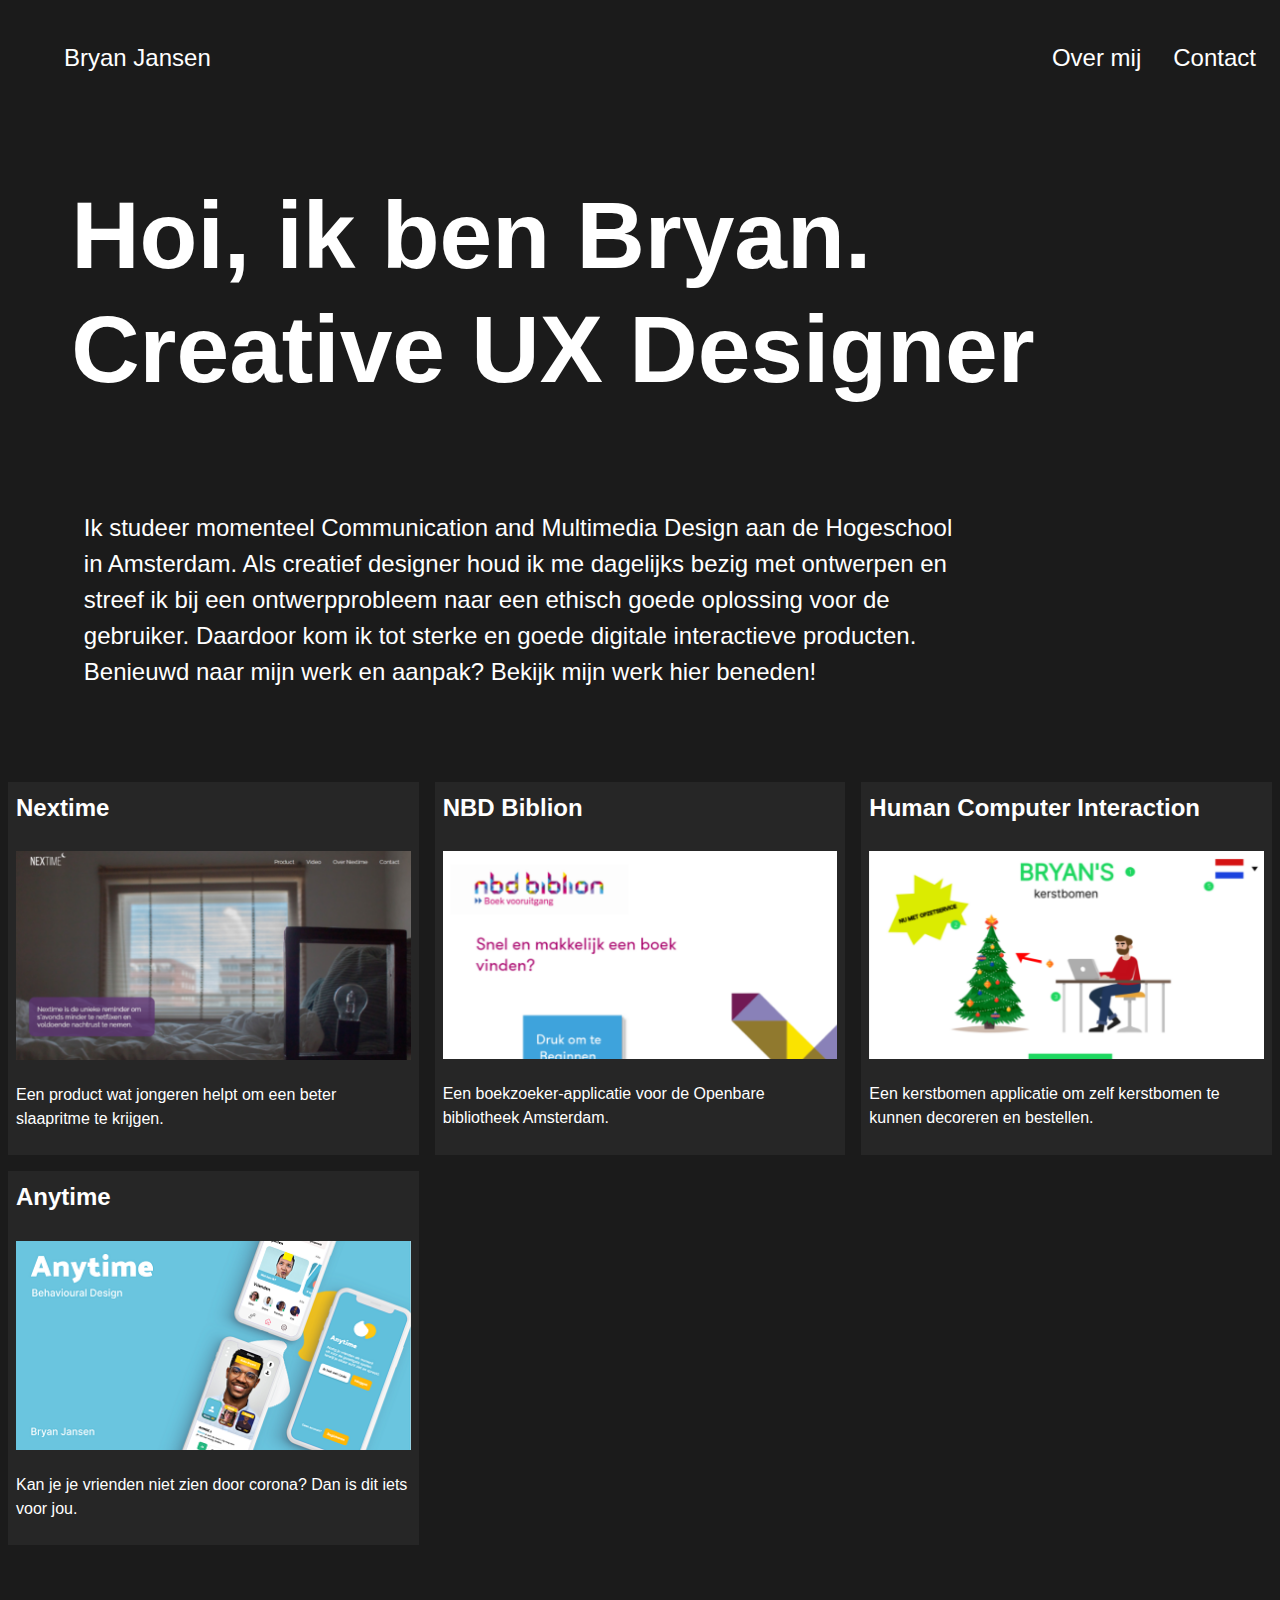
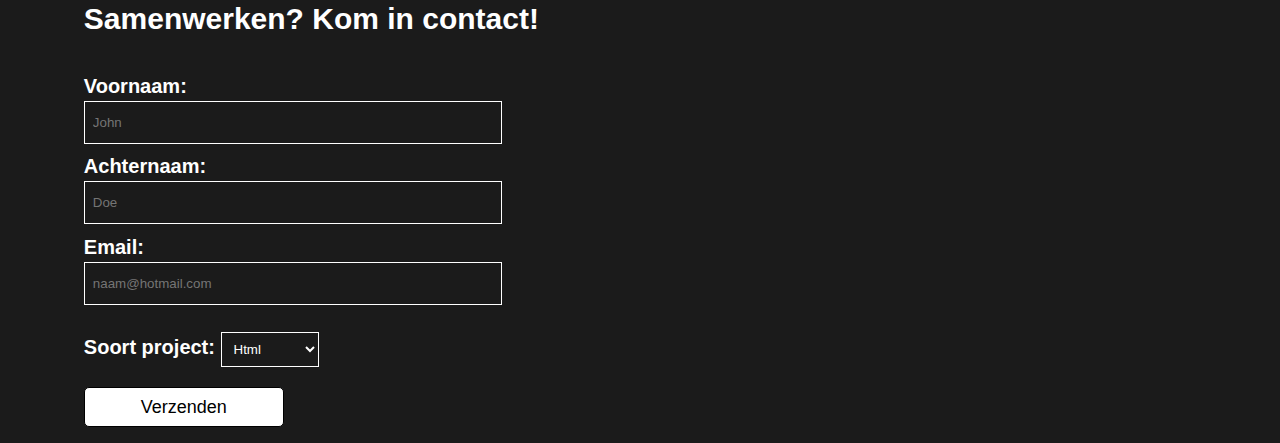
<file: index.html>
<!DOCTYPE html>
<html lang="en">

<head>
    <meta charset="UTF-8">
    <title>Portfolio Bryan Jansen</title>
    <link rel="stylesheet" type="text/css" href="css/styles.css">
    <meta name="viewport" content="width=device-width, initial-scale=1.0">
</head>


<body>
    <header>
        <nav>
            <ul>
                <li><a href="#">Bryan Jansen</a></li>
                <li><a href="#about">Over mij</a></li>
                <li><a href="#footer">Contact</a></li>
            </ul>
        </nav>
    </header>
    <!-- Een navigatie met daarna een main met de belangrijkste informatie over mij -->
    <main>
        <h1>Hoi, ik ben Bryan. Creative UX Designer</h1>
        <p id="about">Ik studeer momenteel Communication and Multimedia Design aan de Hogeschool in Amsterdam. Als creatief designer houd ik me dagelijks bezig met ontwerpen en streef ik bij een ontwerpprobleem naar een ethisch goede oplossing voor de gebruiker. Daardoor kom ik tot sterke en goede digitale interactieve producten. Benieuwd naar mijn werk en aanpak? Bekijk mijn werk hier beneden! </p>

        <article>
            <h2>Nextime</h2>
            <a href="nextime.html">
                <img src="img/nextimetest3.png" alt="Een foto van de website">
            </a>
            <p>Een product wat jongeren helpt om een beter slaapritme te krijgen.</p>
        </article>
        <article>
            <h2>NBD Biblion</h2>
            <a href="vid.html">
                <img src="img/vidtest.png" alt="Een foto van een project">
            </a>
            <p>Een boekzoeker-applicatie voor de Openbare bibliotheek Amsterdam.</p>
        </article>
        <article>
            <h2>Human Computer Interaction</h2>
            <a href="hci.html">
                <img src="img/hcitest.png" alt="Een foto van een project">
            </a>
            <p>Een kerstbomen applicatie om zelf kerstbomen te kunnen decoreren en bestellen.</p>
        </article>
         <article>
            <h2>Anytime</h2>
            <a href="anytime.html">
                <img src="img/project4.png" alt="Een foto van Anytime met mockups">
            </a>
            <p>Kan je je vrienden niet zien door corona? Dan is dit iets voor jou.</p>
        </article>
    </main>
    <footer id="footer">
       <!-- Een footer met contact invoervelden om contact te zoeken -->
        <p>Samenwerken? Kom in contact!</p>
        <form>
            <label>
                <span>Voornaam:</span>
                <input type="text" name="voornaam" placeholder="John">
            </label>
            <label>
                <span>
                    Achternaam:
                </span>
                <input type="text" name="achternaam" placeholder="Doe">
            </label>
            <label>
                <span> Email:</span>
                <input type="email" name="mailadres" placeholder="naam@hotmail.com">
            </label>
            <label>
                <span>Soort project:</span>
                <select>
                    <option>Html</option>
                    <option>Css</option>
                    <option>Javascript</option>
                </select>
            </label>
            <label>
                <input type="button" id="button" value="Verzenden">
            </label>
        </form>
    </footer>

</body>

</html>
</file>
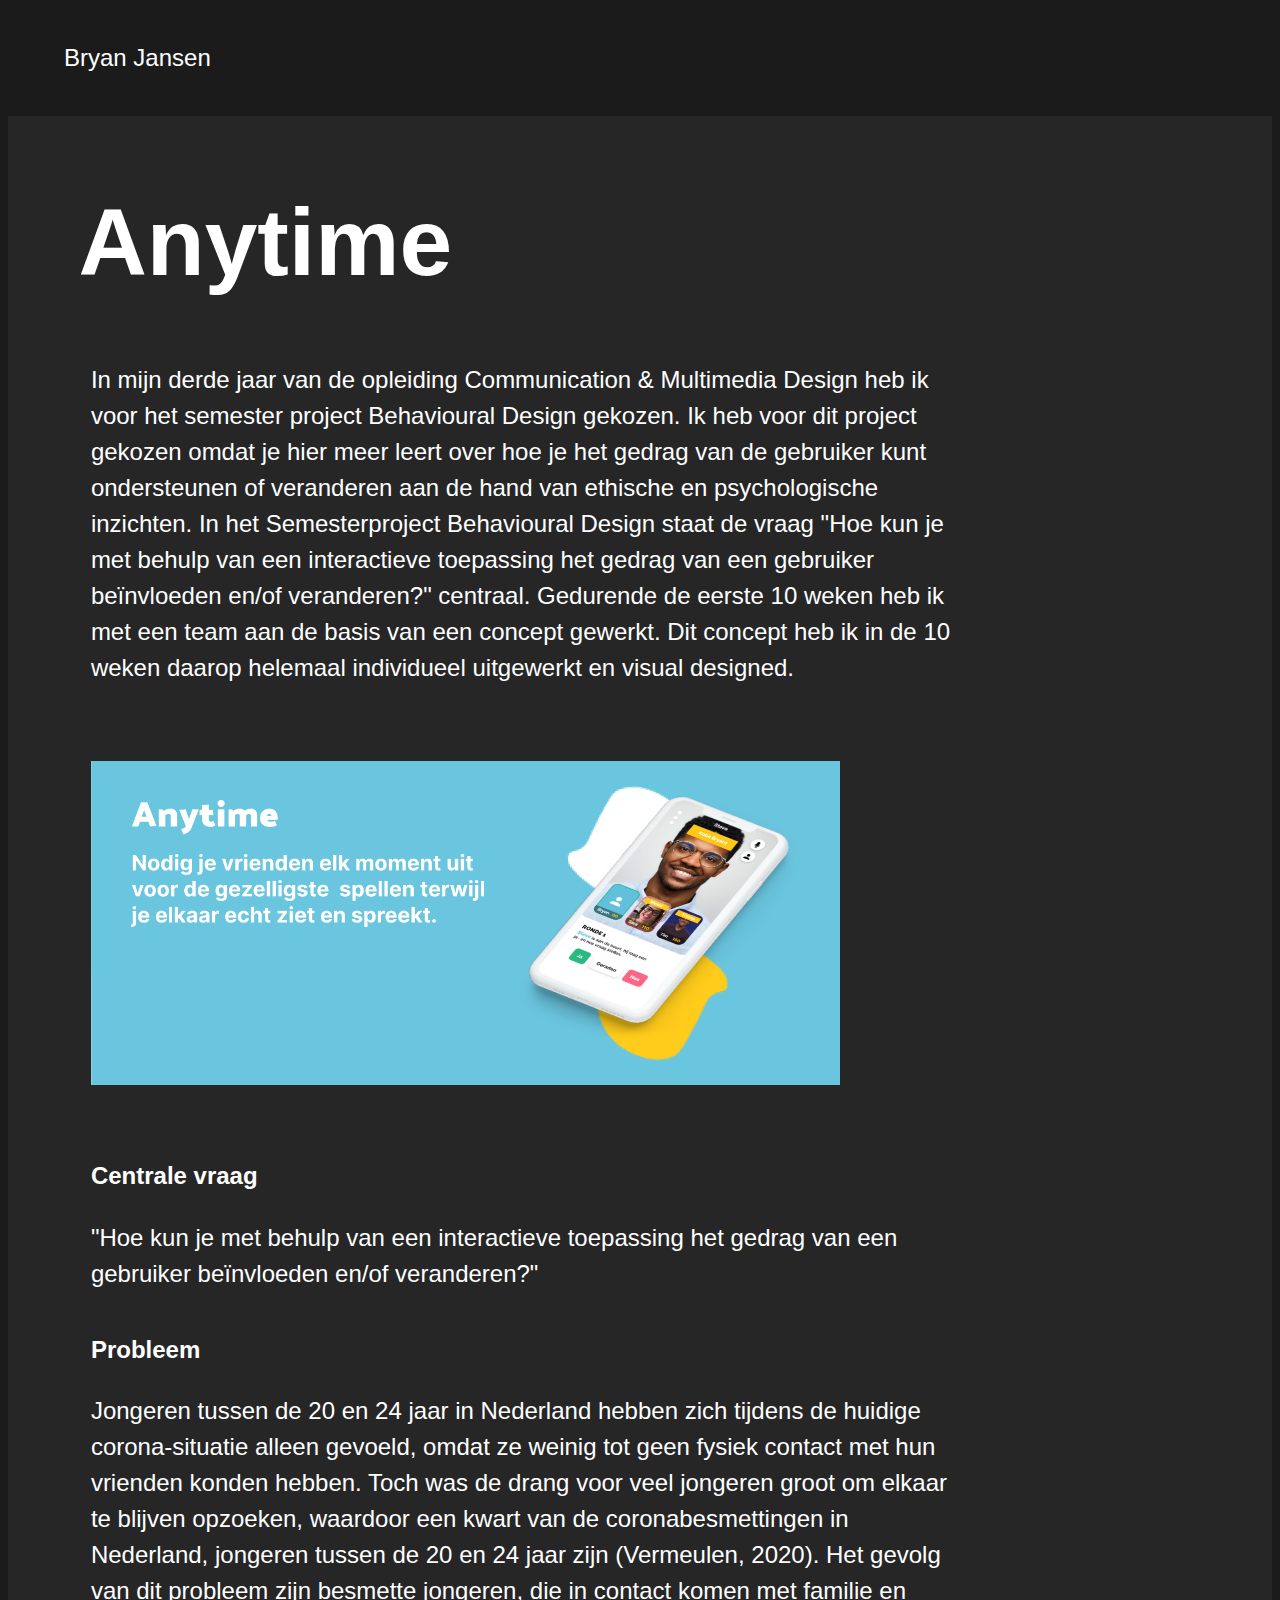
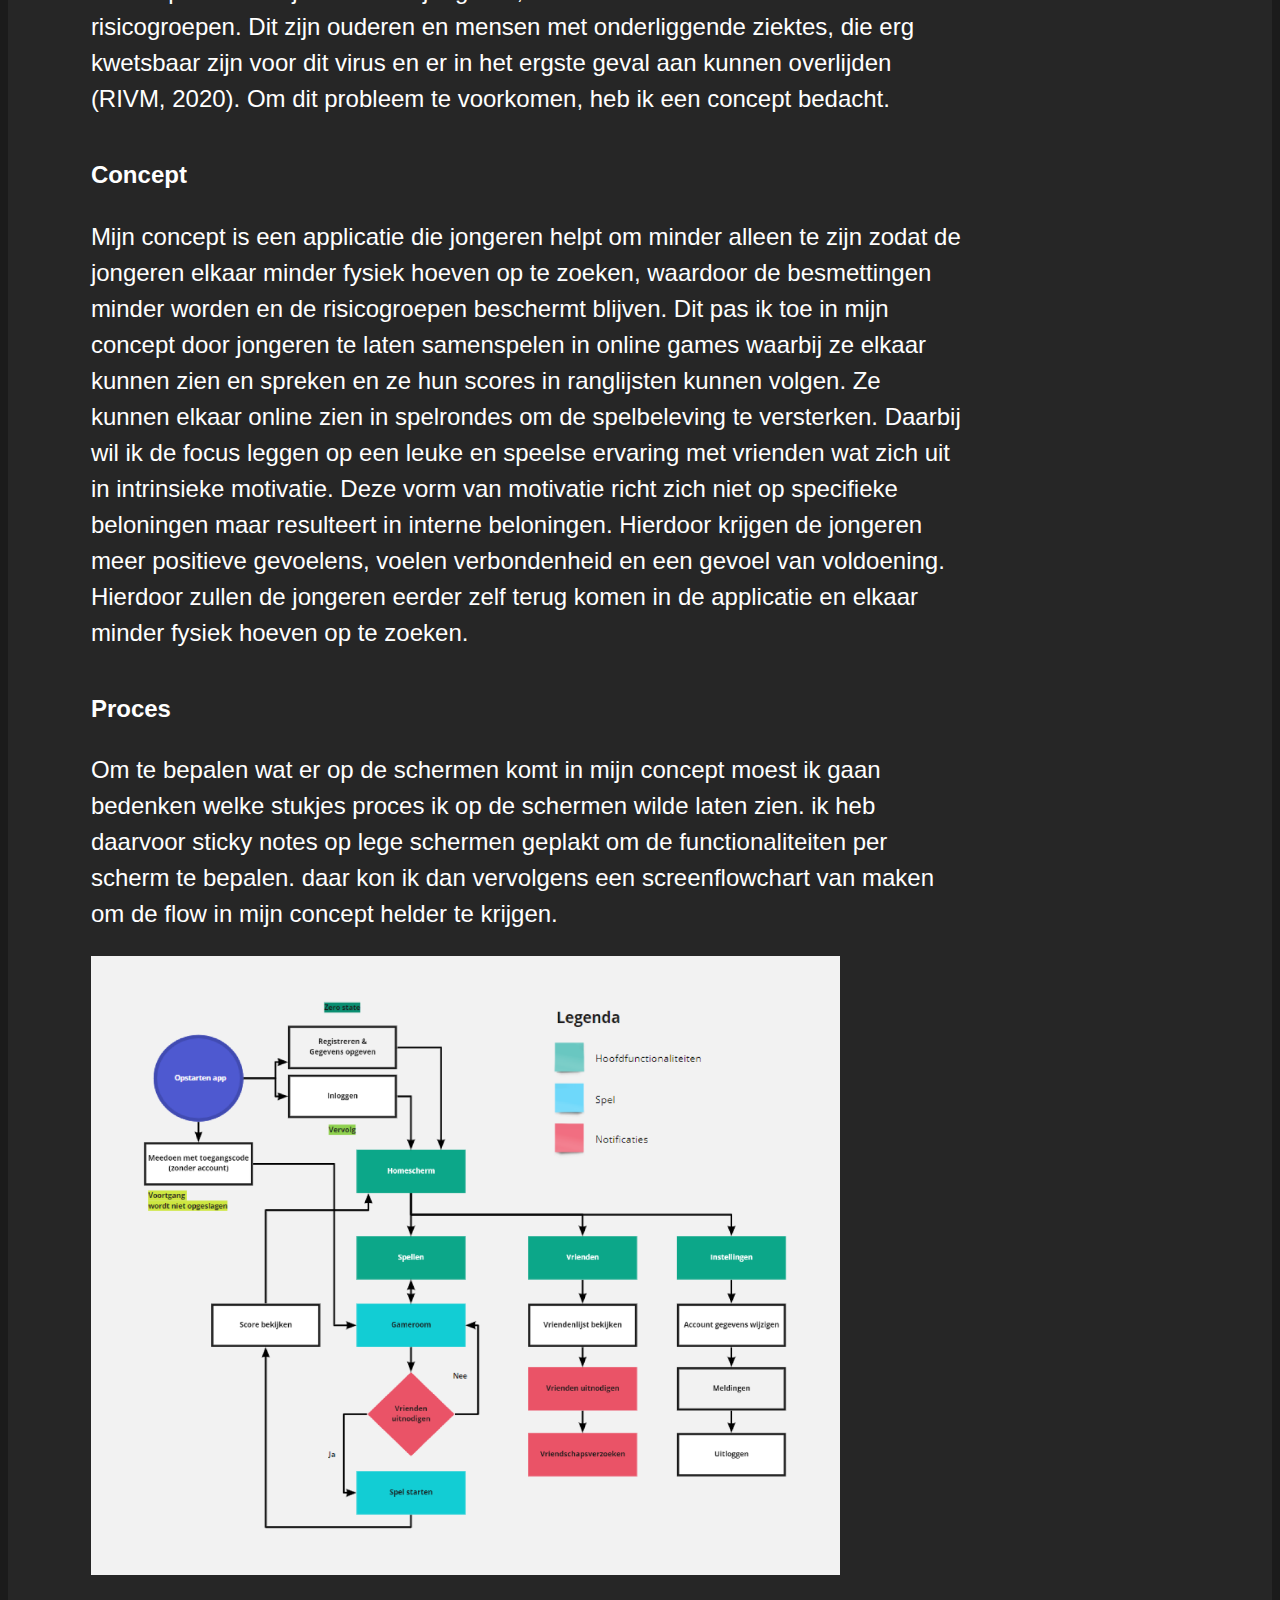
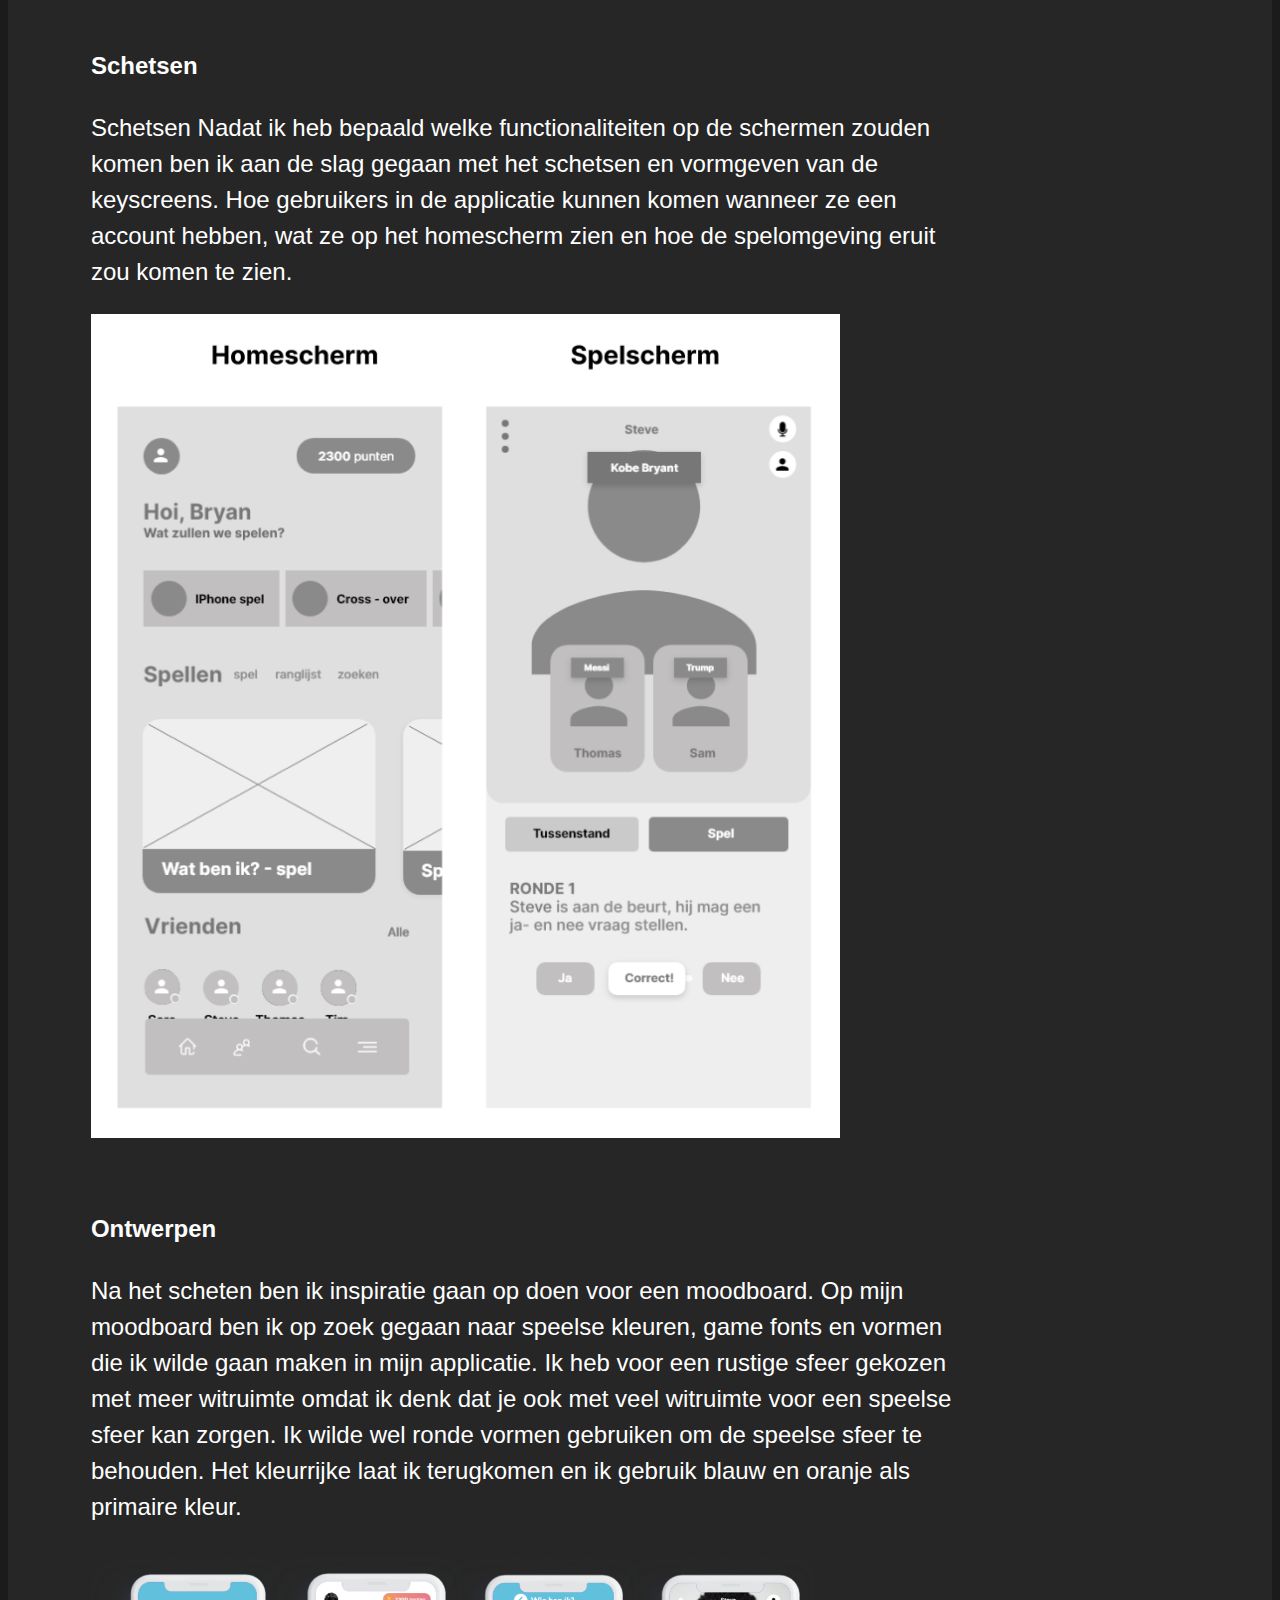
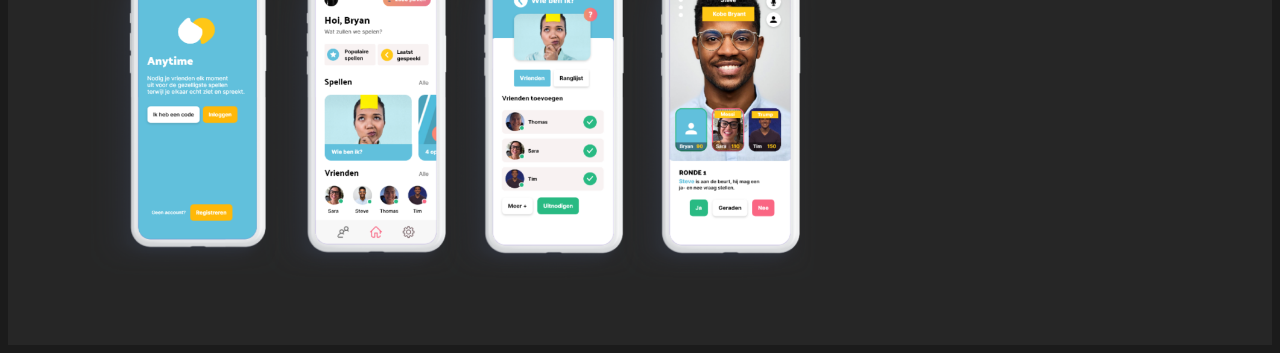
<file: anytime.html>
<!DOCTYPE html>
<html lang="en">

<head>
    <meta charset="UTF-8">
    <meta name="viewport" content="width=device-width, initial-scale=1.0">
    <link rel="stylesheet" type="text/css" href="css/styles.css">
    <title>Anytime</title>
</head>

<body>
    <header>
        <nav>
            <ul>
                <li><a href="index.html">Bryan Jansen</a></li>
            </ul>
        </nav>
    </header>

    <article>
        <h1>Anytime</h1>
        <p id="about">In mijn derde jaar van de opleiding Communication &amp; Multimedia Design heb ik voor het semester project Behavioural Design gekozen. Ik heb voor dit project gekozen omdat je hier meer leert over hoe je het gedrag van de gebruiker kunt ondersteunen of veranderen aan de hand van ethische en psychologische inzichten.  In het Semesterproject Behavioural Design staat de vraag "Hoe kun je met behulp van een interactieve toepassing het gedrag van een gebruiker beïnvloeden en/of veranderen?" centraal. Gedurende de eerste 10 weken heb ik met een team aan de basis van een concept gewerkt. Dit concept heb ik in de 10 weken daarop helemaal individueel uitgewerkt en visual designed.</p>
        <img src="img/anytime.png" class="anytime">
    </article>
    <article>
        <h2 id="beschrijving">Centrale vraag</h2>
            <p id="werking">"Hoe kun je met behulp van een interactieve toepassing het gedrag van een gebruiker beïnvloeden en/of veranderen?"</p>
    </article>
     <article>
        <h2 id="beschrijving">Probleem</h2>
            <p id="werking">
                Jongeren tussen de 20 en 24 jaar in Nederland hebben zich tijdens de huidige corona-situatie alleen gevoeld, omdat ze weinig tot geen fysiek contact met hun vrienden konden hebben. Toch was de drang voor veel jongeren groot om elkaar te blijven opzoeken, waardoor een kwart van de coronabesmettingen in Nederland, jongeren tussen de 20 en 24 jaar zijn (Vermeulen, 2020). Het gevolg van dit probleem zijn besmette jongeren, die in contact komen met familie en risicogroepen. Dit zijn ouderen en mensen met onderliggende ziektes, die erg kwetsbaar zijn voor dit virus en er in het ergste geval aan kunnen overlijden (RIVM, 2020). Om dit probleem te voorkomen, heb ik een concept bedacht.</p>
    </article>
    <article>
      <h2 id="beschrijving">Concept</h2>
            <p id="werking">
                Mijn concept is een applicatie die jongeren helpt om minder alleen te zijn zodat de jongeren elkaar minder fysiek hoeven  op te zoeken, waardoor de besmettingen minder worden en de risicogroepen beschermt blijven. Dit pas ik toe in mijn concept door jongeren te laten samenspelen in online games waarbij ze elkaar kunnen zien en spreken en ze hun scores in ranglijsten kunnen volgen. Ze kunnen elkaar online zien in spelrondes om de spelbeleving te versterken. Daarbij wil ik de focus leggen op een leuke en speelse ervaring met vrienden wat zich uit in intrinsieke motivatie. Deze vorm van motivatie richt zich niet op specifieke beloningen maar resulteert in interne beloningen. Hierdoor krijgen de jongeren meer positieve gevoelens, voelen verbondenheid en een gevoel van voldoening. Hierdoor zullen de jongeren eerder zelf terug  komen in de applicatie en elkaar minder fysiek hoeven op te zoeken.
            </p>
    </article>
    <article>
      <h2 id="beschrijving">Proces</h2>
            <p id="werking">
                Om te bepalen wat er op de schermen komt in mijn concept moest ik gaan bedenken welke stukjes proces ik op de schermen wilde laten zien.
                ik heb daarvoor sticky notes op lege schermen geplakt om de functionaliteiten per scherm te bepalen. daar kon ik dan vervolgens een 
                screenflowchart van maken om de flow in mijn concept helder te krijgen.
            </p>
            <img src="img/flowchart.png" class="anytime">
    </article>
    
     <article>
       <h2 id="beschrijving">Schetsen</h2>
            <p id="werking">
            Schetsen
            Nadat ik heb bepaald welke functionaliteiten op de schermen zouden komen ben ik aan
            de slag gegaan met het schetsen en vormgeven van de keyscreens. Hoe gebruikers in de applicatie kunnen komen wanneer ze een account hebben, wat ze op het homescherm zien en hoe de spelomgeving eruit zou komen te zien. 
            </p>
            <img src="img/schetsenanytime.png" class="anytime">
    </article>
    
        <article>
       <h2 id="beschrijving">Ontwerpen</h2>
            <p id="werking">
            Na het scheten ben ik inspiratie gaan op doen voor een moodboard. Op mijn moodboard ben ik op zoek gegaan naar speelse kleuren, game fonts en vormen die ik wilde gaan maken in mijn applicatie. Ik heb voor een rustige sfeer gekozen met meer witruimte omdat ik denk dat je ook met veel witruimte voor een 
            speelse sfeer kan zorgen. Ik wilde wel ronde vormen gebruiken om de speelse sfeer te behouden. Het kleurrijke laat ik terugkomen en ik gebruik blauw en oranje als primaire kleur.
            </p>
            <img src="img/schermen-Anytime.png" class="anytime" alt="Voorbeeldschermen Anytime">
         
    </article>
    
</body>

</html>
</file>
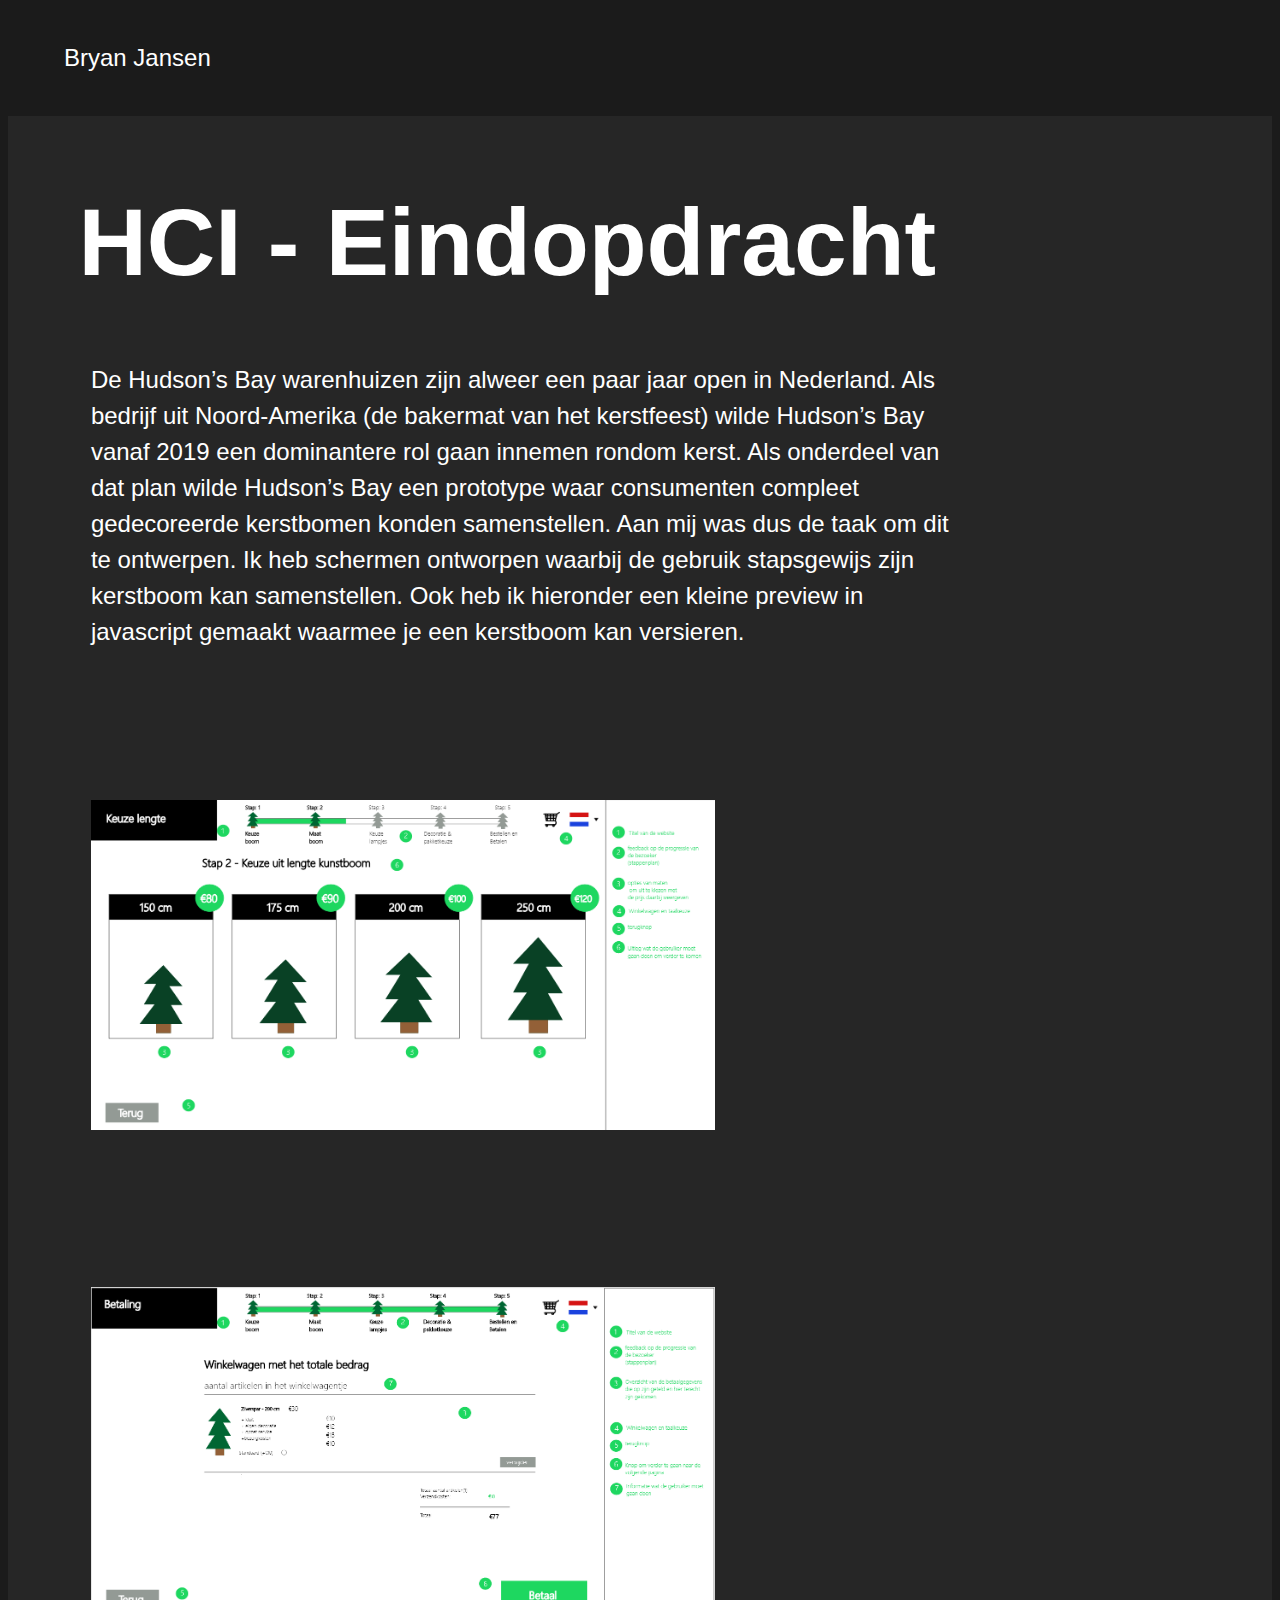
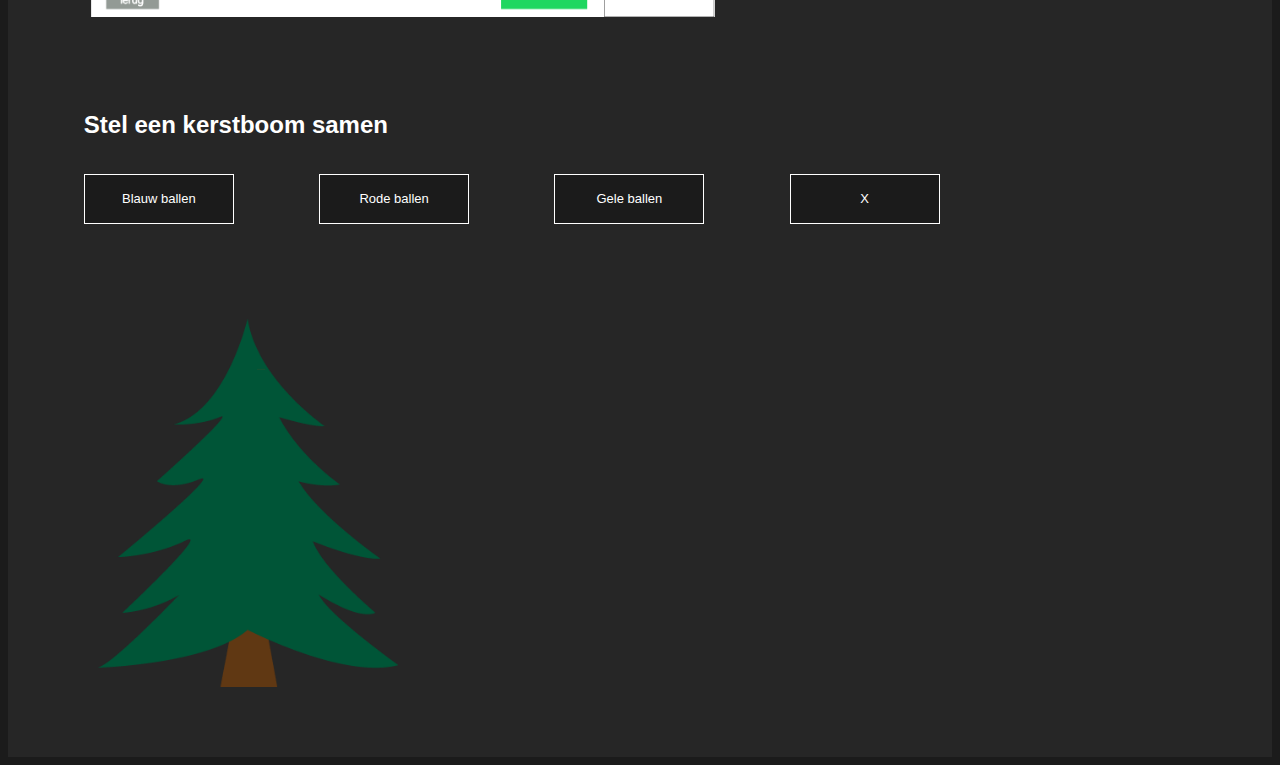
<file: hci.html>
<!DOCTYPE html>
<html lang="nl">

<head>
    <meta charset="UTF-8">
    <meta name="viewport" content="width=device-width, initial-scale=1.0">
    <link rel="stylesheet" type="text/css" href="css/styles.css">
    <title>HCI</title>
</head>

<body>
    <header>
        <nav>
            <ul>
                <li><a href="index.html">Bryan Jansen</a></li>
            </ul>
        </nav>
    </header>

    <article>
        <!-- Hier geef ik een uitleg over de eindopdracht die ik gemaakt heb -->
        <h1>HCI - Eindopdracht</h1>
        <p id="about">
            De Hudson’s Bay warenhuizen zijn alweer een paar jaar open in Nederland. Als bedrijf uit Noord-Amerika (de bakermat van het kerstfeest) wilde Hudson’s Bay vanaf 2019 een dominantere rol gaan innemen rondom kerst. Als onderdeel van dat plan wilde Hudson’s Bay een prototype waar consumenten compleet gedecoreerde kerstbomen konden samenstellen.

            Aan mij was dus de taak om dit te ontwerpen. Ik heb schermen ontworpen waarbij de gebruik stapsgewijs zijn kerstboom kan samenstellen. Ook heb ik hieronder een kleine preview in javascript gemaakt waarmee je een kerstboom kan versieren.</p>
            
            <img src="img/Keuzescherm-HCI.png" class="HCI" alt="Ontworpen scherm voor het kiezen van een kerstboom">
            <img src="img/Betaalscherm-HCI.png" class="HCI" alt="Ontworpen scherm voor het betalen van een kerstboom">
    </article>
    <!-- divjes waar de knoppen instaan en een class meegegeven om te stylen -->
    <div id="decoreren">
        <h2 id="beschrijving">Stel een kerstboom samen</h2>
        <p id="werking">
            <!-- Dit zijn de knoppen die de gebruiker kan gebruiken om de kerstboom te versieren-->
            <div id="ballen">
                <input type="button" class="button" value="Blauw ballen">
                <input type="button" class="button" value="Rode ballen">
                <input type="button" class="button" value="Gele ballen">
                <input type="button" class="button" value="X">
            </div>
            <!-- Dit is de kerstboom die zichtbaar is op het scherm-->
            <img src="img/kerstboom.png" class="kerstboom" alt="kerstboom die versierd wordt">

            <div id="ballen2">
                <!-- Divje voor de decoratie stukken die nog niet zichtbaar worden, maar door de js zichtbaar gaan worden. -->
                <img src="img/rodeballen.png" class="ballen" alt="ballen die ontzichbaar zijn">
            </div>
    </div>
    <script src="js/script.js"></script>
</body>

</html>
</file>
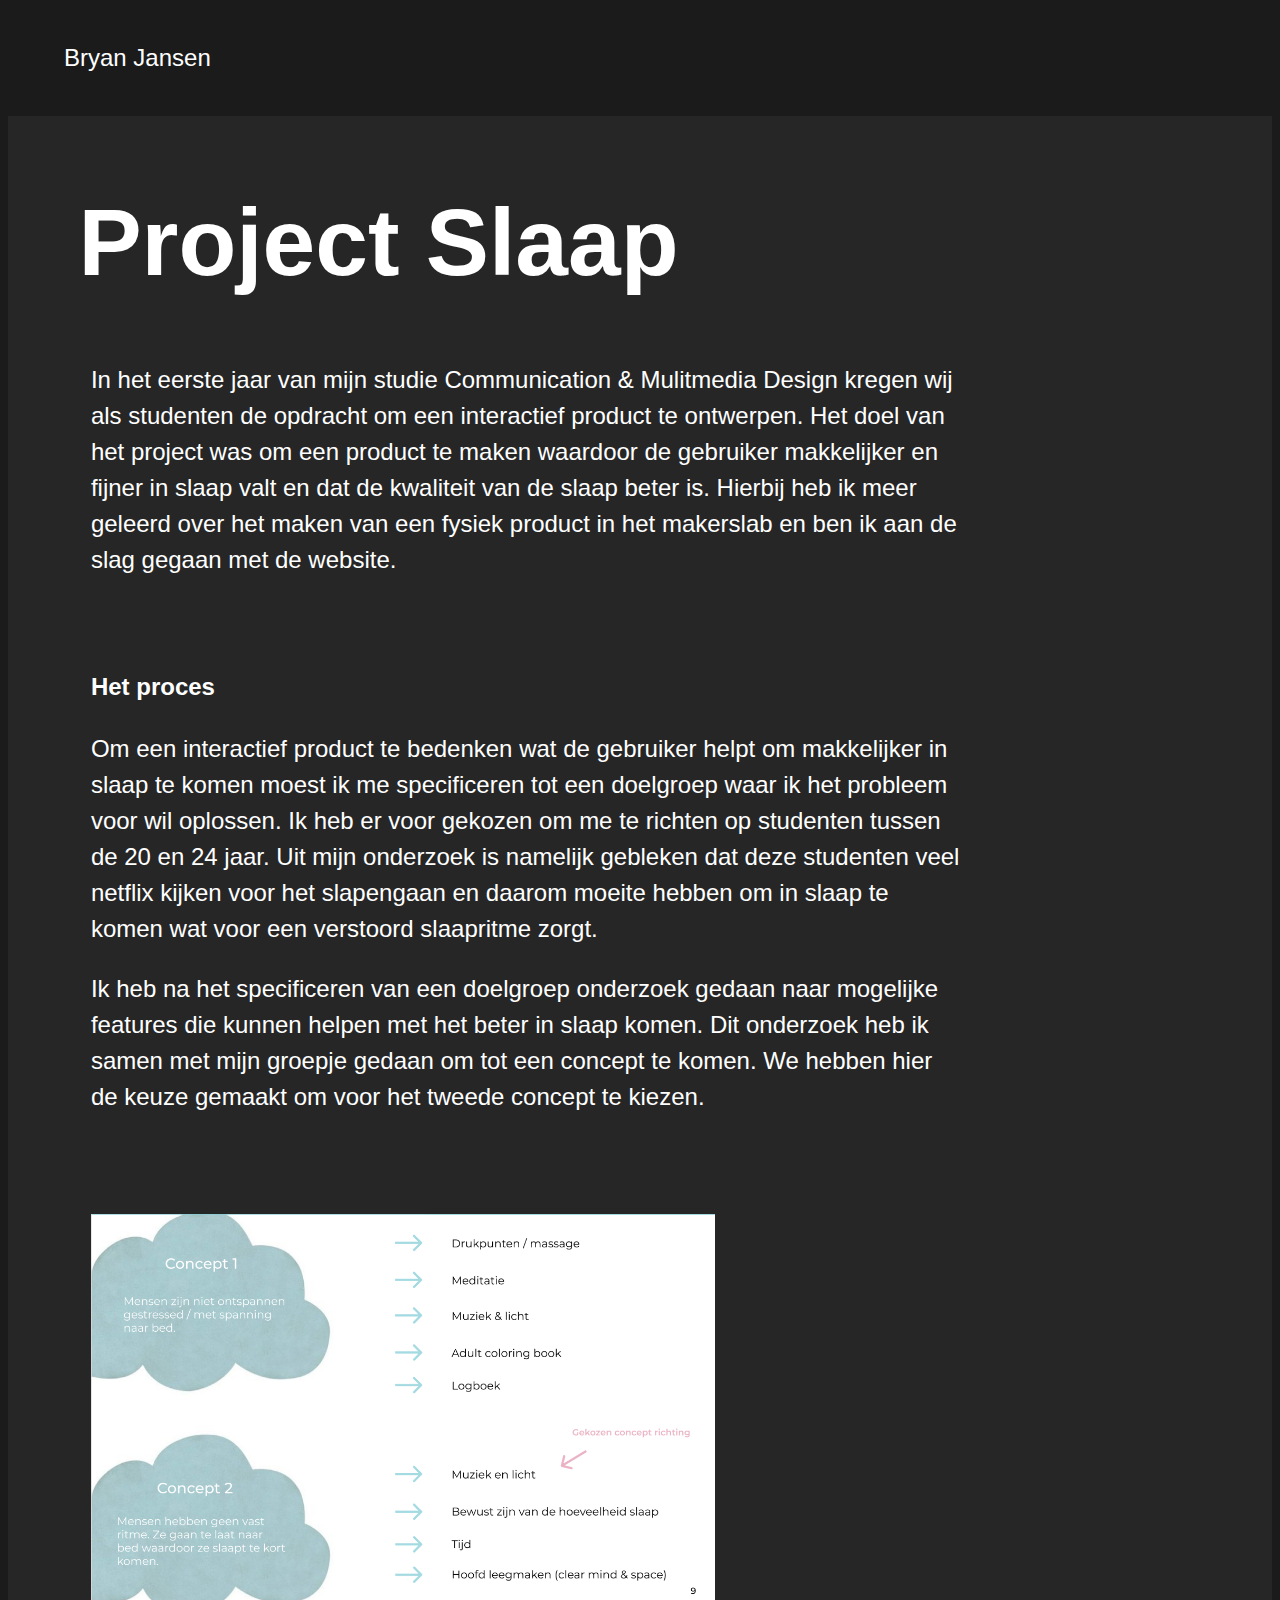
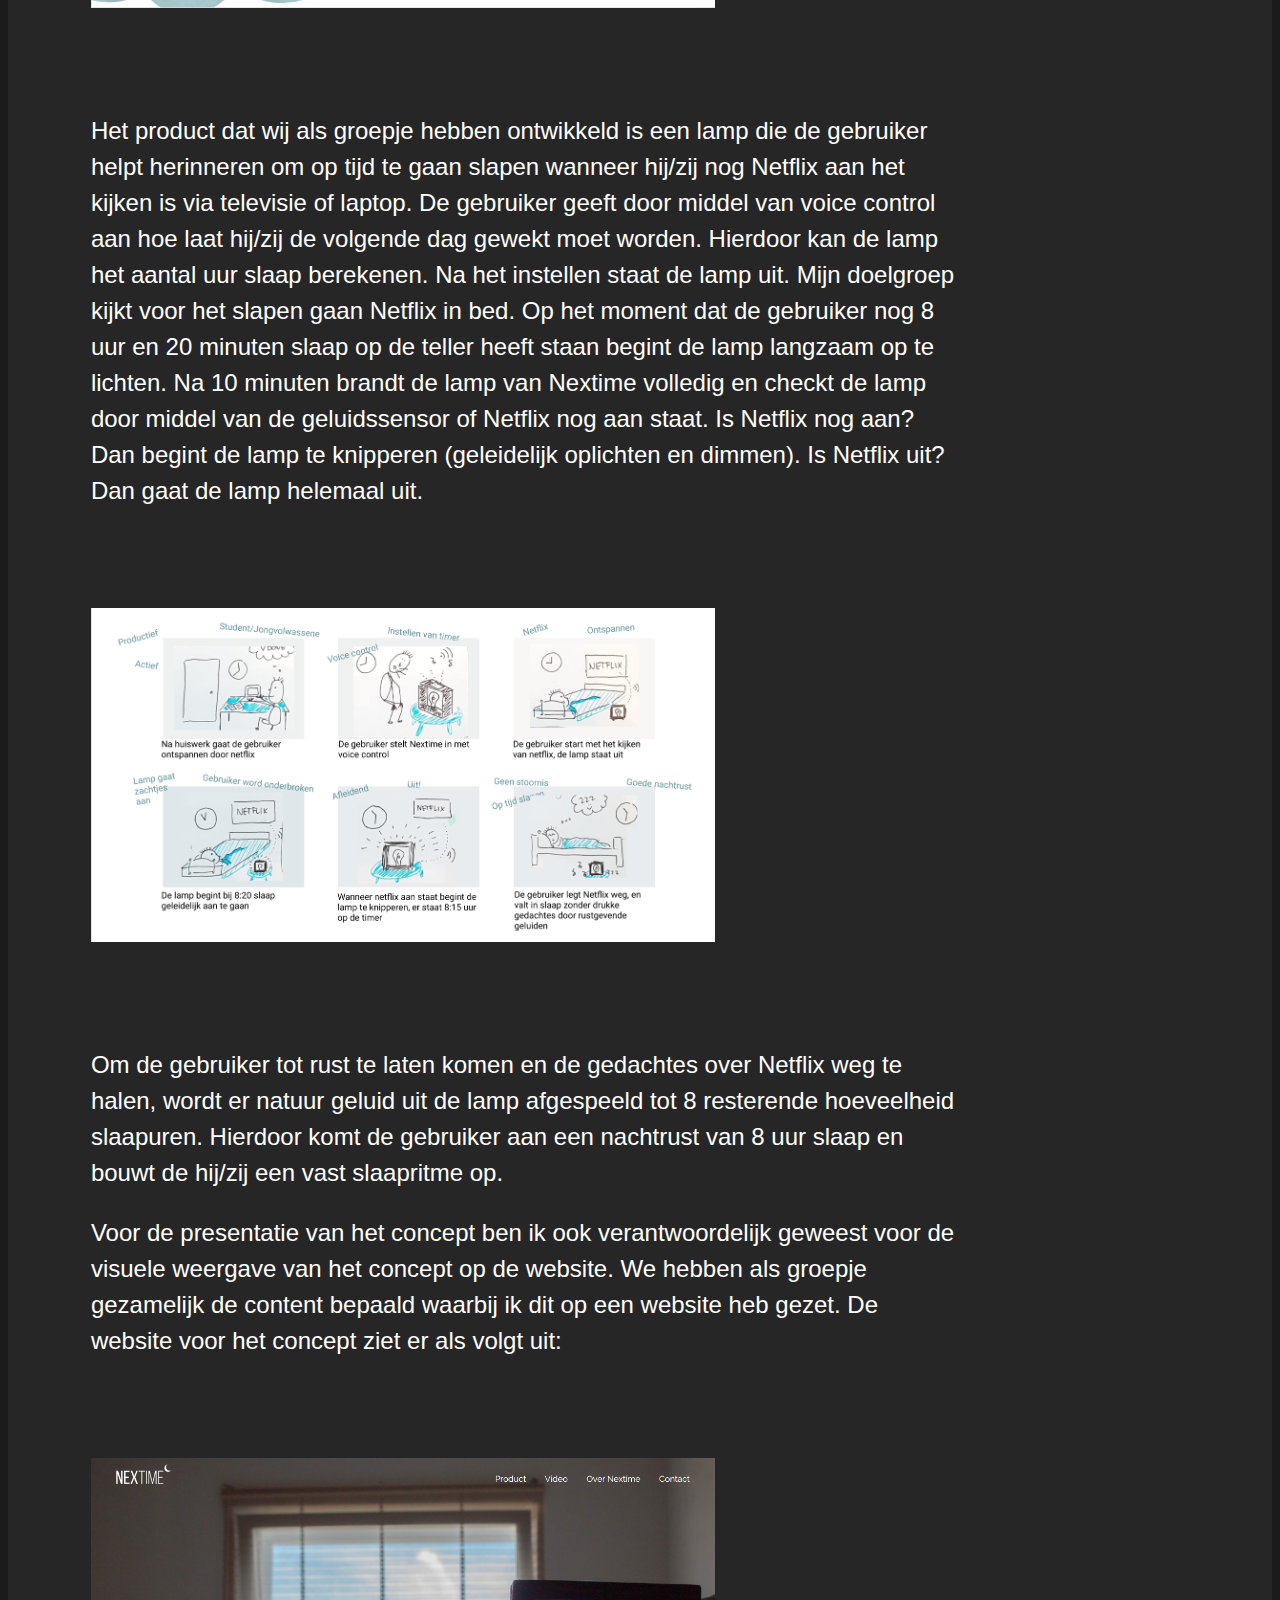
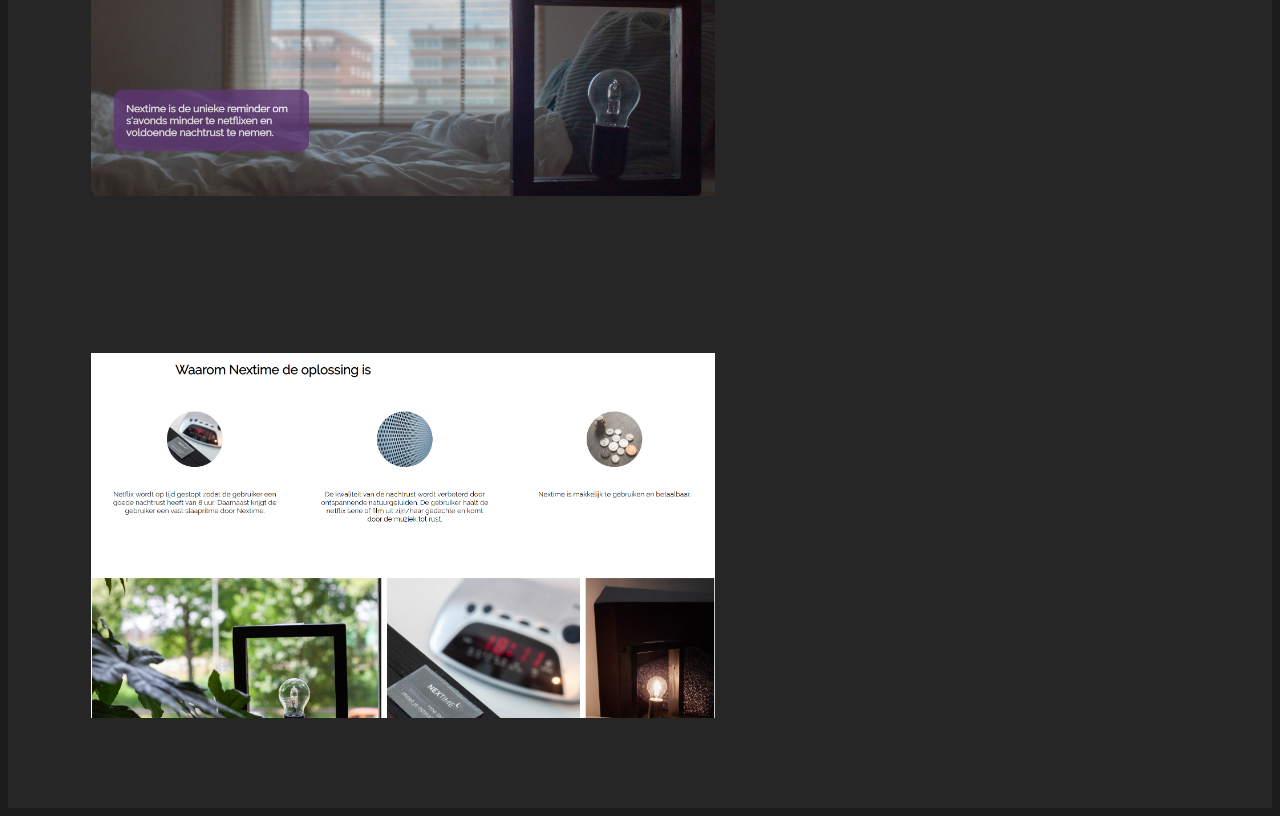
<file: nextime.html>
<!DOCTYPE html>
<html lang="en">

<head>
    <meta charset="UTF-8">
    <meta name="viewport" content="width=device-width, initial-scale=1.0">
    <link rel="stylesheet" type="text/css" href="css/styles.css">
    <title>Nextime</title>
</head>

<body>
    <header>
        <nav>
            <ul>
                <li><a href="index.html">Bryan Jansen</a></li>
            </ul>
        </nav>
    </header>

    <article>
        <h1>Project Slaap</h1>
        <p id="about">In het eerste jaar van mijn studie Communication &amp; Mulitmedia Design kregen wij als studenten de opdracht om een interactief product te ontwerpen. Het doel van het project was om een product te maken waardoor de gebruiker makkelijker en fijner in slaap valt en dat de kwaliteit van de slaap beter is. Hierbij heb ik meer geleerd over het maken van een fysiek product in het makerslab en ben ik aan de slag gegaan met de website.</p>
    </article>
    <article>
        <h2 id="beschrijving">Het proces</h2>
        <p id="werking">
            Om een interactief product te bedenken wat de gebruiker helpt om makkelijker in slaap te komen moest ik me specificeren tot een doelgroep waar ik het probleem voor wil oplossen. Ik heb er voor gekozen om me te richten op studenten tussen de 20 en 24 jaar. Uit mijn onderzoek is namelijk gebleken dat deze studenten veel netflix kijken voor het slapengaan en daarom moeite hebben om in slaap te komen wat voor een verstoord slaapritme zorgt.</p>
            
            <p id="werking">
            Ik heb na het specificeren van een doelgroep onderzoek gedaan naar mogelijke features die kunnen helpen met het beter in slaap komen. Dit onderzoek heb ik samen met mijn groepje gedaan om tot een concept te komen. We hebben hier de keuze gemaakt om voor het tweede concept te kiezen.</p>
            <img src="img/nextime-proces.png" class="nextime">
            
            
            <p id="werking">
            Het product dat wij als groepje hebben ontwikkeld is een lamp die de gebruiker helpt herinneren om op tijd te gaan slapen wanneer hij/zij nog Netflix aan het kijken is via televisie of laptop. De gebruiker geeft door middel van voice control aan hoe laat hij/zij de volgende dag gewekt moet worden. Hierdoor kan de lamp het aantal uur slaap berekenen. Na het instellen staat de lamp uit. Mijn doelgroep kijkt voor het slapen gaan Netflix in bed. Op het moment dat de gebruiker nog 8 uur en 20 minuten slaap op de teller heeft staan begint de lamp langzaam op te lichten. Na 10 minuten brandt de lamp van Nextime volledig en checkt de lamp door middel van de geluidssensor of Netflix nog aan staat. Is Netflix nog aan? Dan begint de lamp te knipperen (geleidelijk oplichten en dimmen). Is Netflix uit? Dan gaat de lamp helemaal uit. 
            </p>
            <img src="img/nextime-storyboard.png" class="nextime" alt="Storyboard van de werking van het concept">
            
            <p id="werking">
            Om de gebruiker tot rust te laten komen en de gedachtes over Netflix weg te halen, wordt er natuur geluid uit de lamp afgespeeld tot 8 resterende 
            hoeveelheid slaapuren. Hierdoor komt de gebruiker aan een nachtrust van 8 uur slaap en bouwt de hij/zij een vast slaapritme op.
            </p>
            
            <p id="werking">
            Voor de presentatie van het concept ben ik ook verantwoordelijk geweest voor de visuele weergave van het concept op de website. We hebben als groepje gezamelijk de content bepaald waarbij ik dit op een website heb gezet. De website voor het concept ziet er als volgt uit:
            </p>
                
        <img src="img/nextime-website.png" class="nextime" alt="Header website">
        <img src="img/nextime2.png" class="nextime" alt="Afbeelding van de website">

    </article>
</body>

</html>
</file>
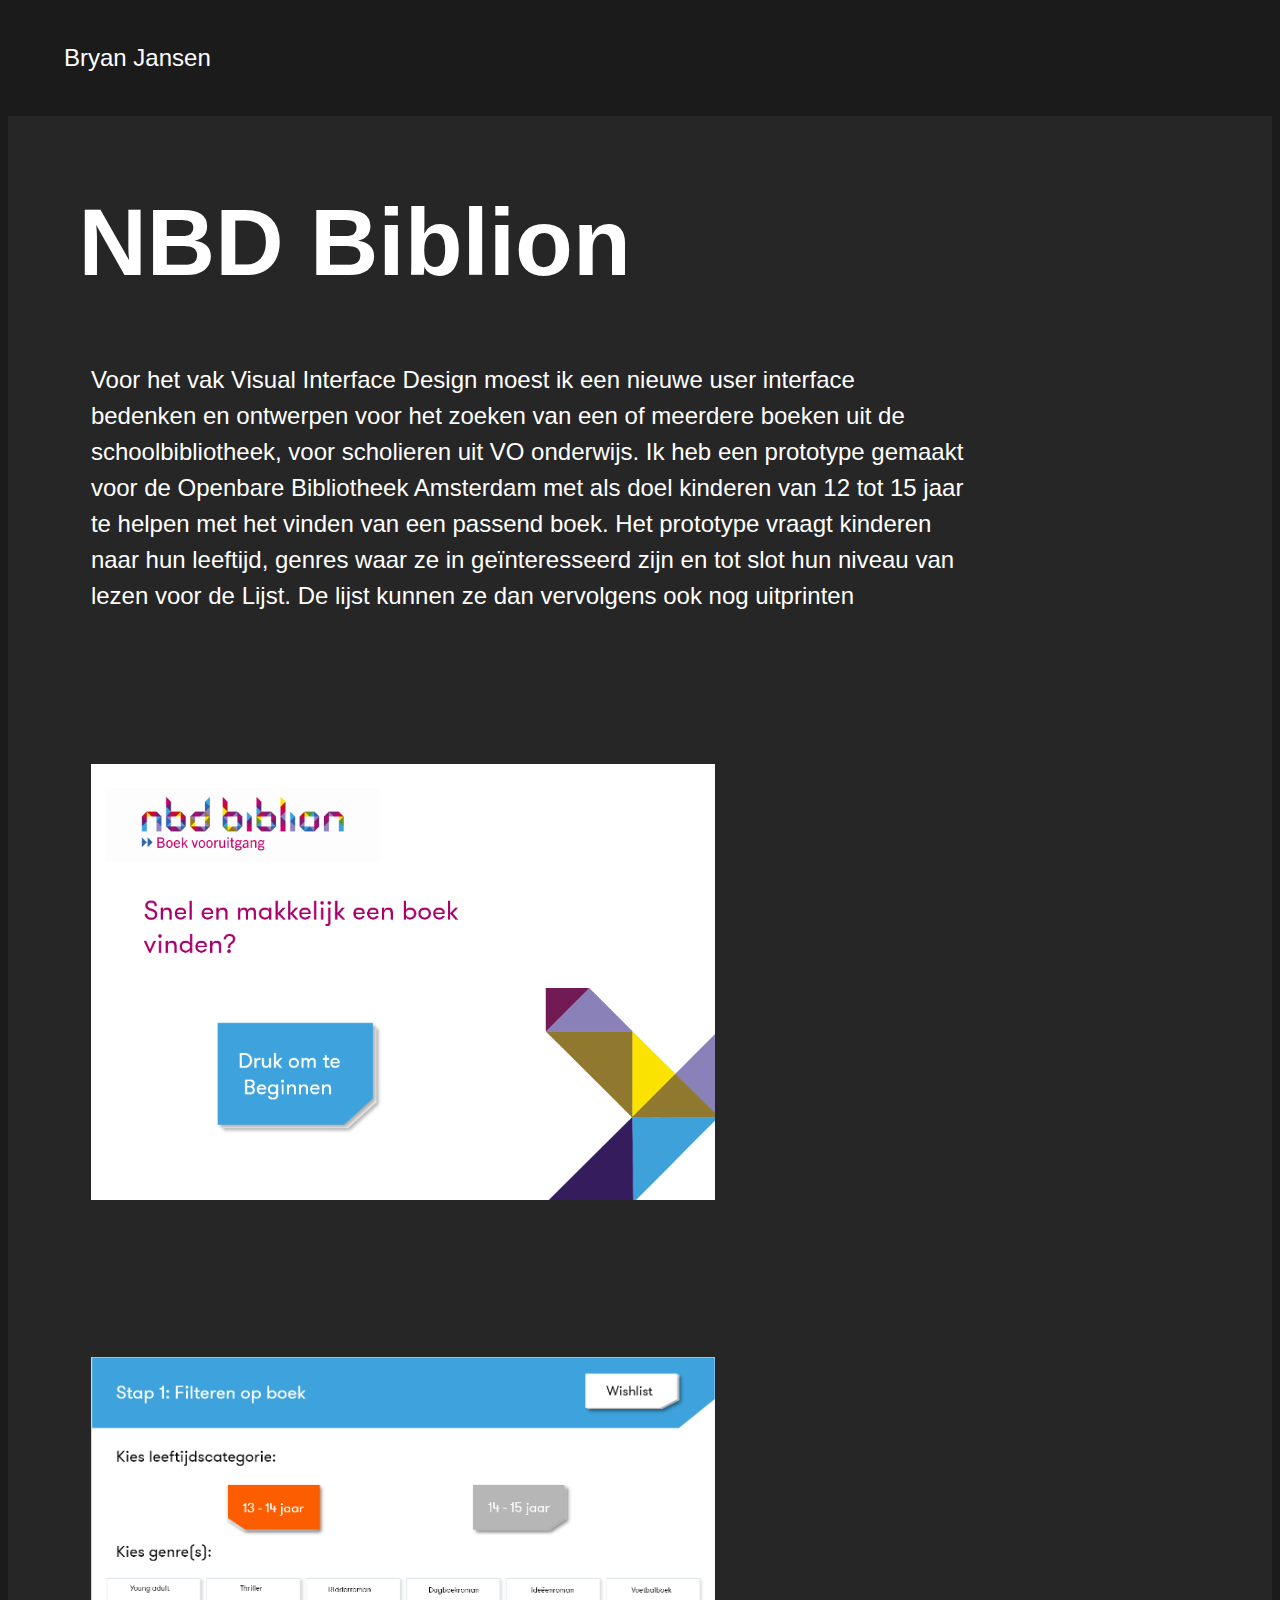
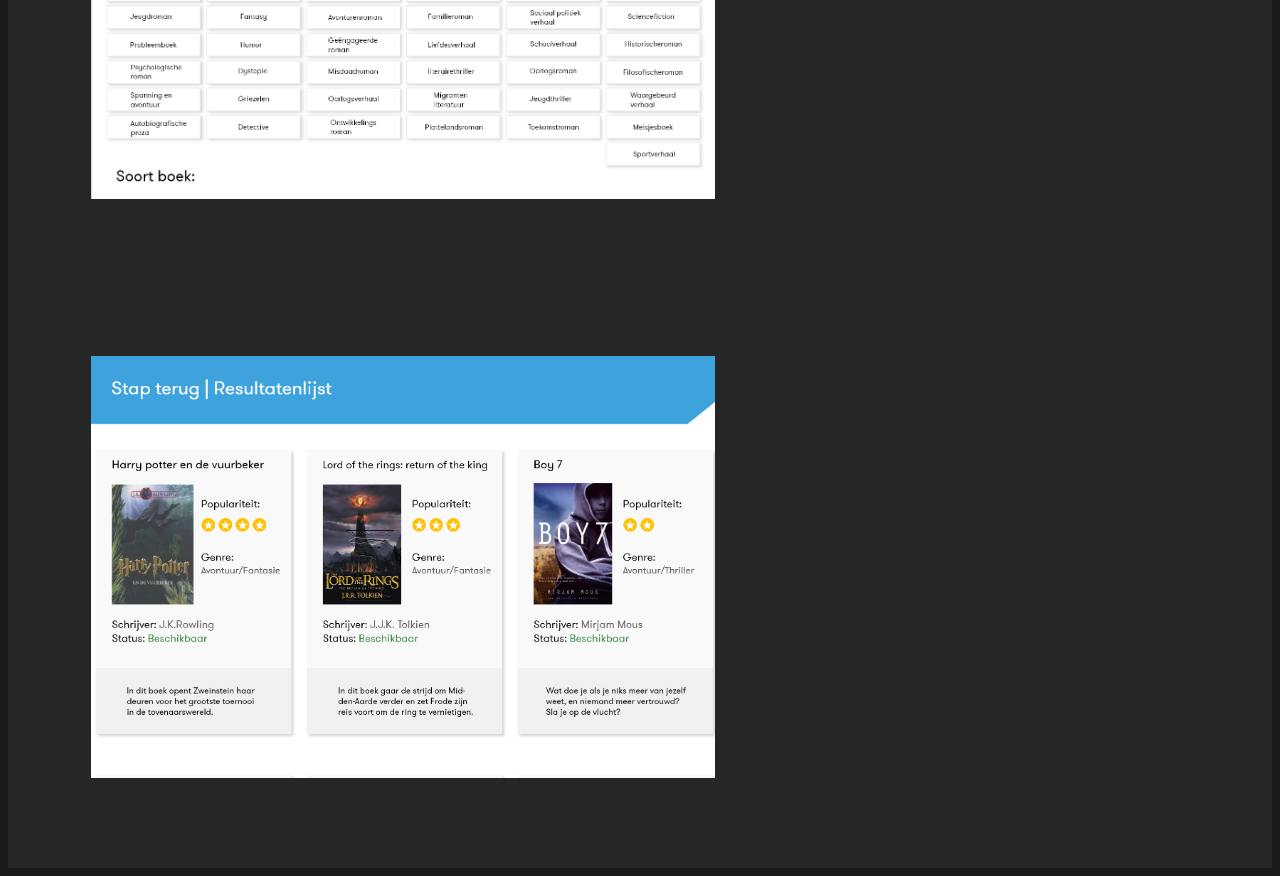
<file: vid.html>
<!DOCTYPE html>
<html lang="en">

<head>
    <meta charset="UTF-8">
    <meta name="viewport" content="width=device-width, initial-scale=1.0">
    <link rel="stylesheet" type="text/css" href="css/styles.css">
    <title>NBD Biblion</title>
</head>

<body>
    <header>
        <nav>
            <ul>
                <li><a href="index.html">Bryan Jansen</a></li>
            </ul>
        </nav>
    </header>

    <article>
        <h1>NBD Biblion</h1>
        <p id="about">Voor het vak Visual Interface Design moest ik een nieuwe user interface bedenken en ontwerpen voor het zoeken van een of meerdere boeken uit de schoolbibliotheek, voor scholieren uit VO onderwijs. Ik heb een prototype gemaakt voor de Openbare Bibliotheek Amsterdam met als doel kinderen van 12 tot 15 jaar te helpen met het vinden van een passend boek. Het prototype vraagt kinderen naar hun leeftijd, genres waar ze in geïnteresseerd zijn en tot slot hun niveau van lezen voor de Lijst. De lijst kunnen ze dan vervolgens ook nog uitprinten</p>
          <img src="img/beginscherm.png" class="NBD" alt="Schermen uit de applicatie"> 
          <img src="img/filterscherm2.png" class="NBD" alt="Filterscherm afbeelding">
          <img src="img/resultatenlijst.png" class="NBD" alt="Schermen uit de applicatie"> 
    
    </article>
    
</body>

</html>
</file>
<file: css/styles.css>
html {
    font-family: 'Inter var', sans-serif;
    color: white;
    background-color: #1b1b1b;
    line-height: 1.5;
}

nav {

    font-size: 1.5em;
    list-style: none;
    flex-wrap: wrap;
    background-color: #1b1b1b;
    transition: 2s;
}

nav ul {
    display: flex;
    justify-content: flex-end;
    list-style-type: none;
}

nav li {
    text-decoration: none;
    margin: 1rem;
}

nav li:first-child {
    flex-grow: 1;
}

nav a {
    color: white;
    text-decoration: none;
}

nav a:hover {
    color: lightgray;
}

main {
    /* maak van main een grid container */
    display: grid;
    grid-template-columns: repeat(auto-fill, minmax(400px, 1fr));
    grid-gap: 1em;
}

h1 {
    grid-column: 1 / -1;
    font-size: 7.4vw;
    line-height: 1.2;
    font-weight: bold;
    transition: 2s;
    margin: 5%;
}

article {
    background-color: #262626;
    padding: .5rem;
}

article:first-of-type {
    /*   grid-column: 2 / 4; */
    background-color: #262626;
    /*   grid-row: 2 / 4; */
}

h2 {
    margin: 0 0 1.6rem;
}

p {
    font-family: sans-serif;
    font-weight: lighter;
    grid-column: 1 / -1;

}

img {
    width: 100%;
}

#about {
    font-size: 24px;
    margin-left: 6%;
    margin-bottom: 6%;
    width: 70%;
}


footer {
    width: 100%;

}

footer p {
    margin-left: 6%;
    margin-top: 4%;
    font-size: 30px;
    font-weight: bold;
}


form {
    width: 30%;
    margin-left: 6%;
}

label {
    font-size: 20px;
    font-weight: bold;


}

input {
    width: 400px;
    margin-bottom: 2%;
    border: 1px solid white;
    background-color: #1b1b1b;
    padding: .5rem;
    color: white;
    height: 25px;
}

select {
    padding: .5rem;
    background-color: #1b1b1b;
    border: 1px solid white;
    color: white;
    margin-top: 20px;
}

#button {
    background-color: white;
    color: black;
    width: 200px;
    font-size: 18px;
    border: 1px solid black;
    margin-top: 20px;
    transition: .6s;
    overflow: hidden;
    height: 40px;
    border-radius: 5px;
}

#button:focus {
    outline: none;
}

#button:hover {
    background: orange;
    cursor: pointer;
}

.nextime {
    width: 50%;
    margin: 6%;
}

.NBD {
    width: 50%;
    margin: 6%;
}

.HCI {
    width: 50%;
    margin: 6%;
}

.anytime{
    width: 60%;
    margin-left: 6%;
    margin-bottom: 4%;
}

#werking {
    font-size: 24px;
    margin-left: 6%;
    width: 70%;
}

#beschrijving {
    margin-left: 6%;
}

#uitleg{
    margin-left: 6%;
}

#beschrijving2{
    font-size: 20px;
    margin-left: 6%;
    width: 70%;
}

video{
    width: 400px;
    margin: 6%;
}

.button {
    margin: 5px;
    width: 150px;
    height: 50px;
    font-size: 13px;
    border: 1px solid white;
    margin-left: 6%;

}

.button.delete {
    background-color: darkseagreen;
    color: white;
    border: none;

}

.buttons {
    display: block;
}

#ballen {
    display: block;
}

#ballen2 {
    display: block;
}

.kerstboom {
    position: absolute;
    margin-left: 7%;
    width: 300px;
    margin-top: 7%;
}

.ballen {
    position: absolute;
    left: 10%;
    display: none;
    width: 200px;
    margin-top: 9%;
}

.ballen.zichtbaarheid {
    display: block;
}

#decoreren {
    height: 650px;
    background-color: #262626;
}
</file>
